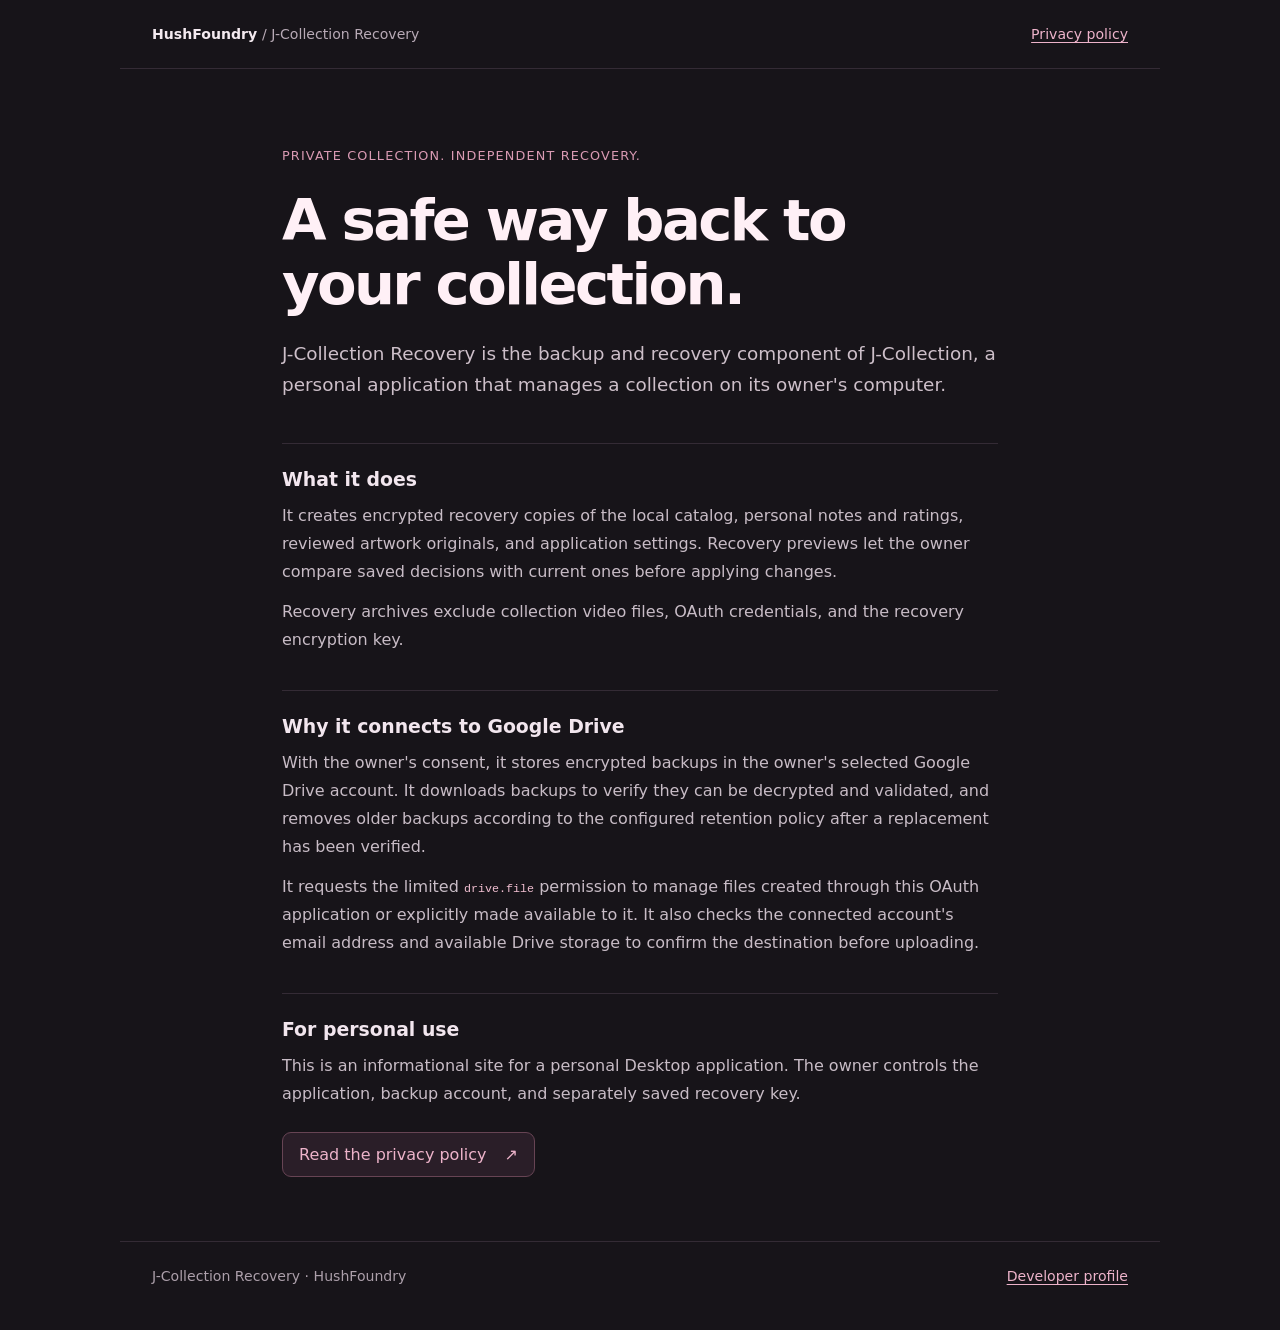
<file: index.html>
<!doctype html>
<html lang="en">
<head>
  <meta charset="utf-8">
  <meta name="viewport" content="width=device-width, initial-scale=1">
  <meta name="description" content="J-Collection Recovery — encrypted recovery for a private, locally managed collection.">
  <title>J-Collection Recovery · HushFoundry</title>
  <link rel="stylesheet" href="styles.css">
</head>
<body>
  <header><a class="brand" href="./">HushFoundry <span>/ J-Collection Recovery</span></a><nav aria-label="Main navigation"><a href="privacy.html">Privacy policy</a></nav></header>
  <main>
    <p class="eyebrow">Private collection. Independent recovery.</p>
    <h1>A safe way back to your collection.</h1>
    <p class="intro">J-Collection Recovery is the backup and recovery component of J-Collection, a personal application that manages a collection on its owner's computer.</p>
    <section aria-labelledby="purpose"><h2 id="purpose">What it does</h2><p>It creates encrypted recovery copies of the local catalog, personal notes and ratings, reviewed artwork originals, and application settings. Recovery previews let the owner compare saved decisions with current ones before applying changes.</p><p>Recovery archives exclude collection video files, OAuth credentials, and the recovery encryption key.</p></section>
    <section aria-labelledby="drive"><h2 id="drive">Why it connects to Google Drive</h2><p>With the owner's consent, it stores encrypted backups in the owner's selected Google Drive account. It downloads backups to verify they can be decrypted and validated, and removes older backups according to the configured retention policy after a replacement has been verified.</p><p>It requests the limited <code>drive.file</code> permission to manage files created through this OAuth application or explicitly made available to it. It also checks the connected account's email address and available Drive storage to confirm the destination before uploading.</p></section>
    <section aria-labelledby="personal"><h2 id="personal">For personal use</h2><p>This is an informational site for a personal Desktop application. The owner controls the application, backup account, and separately saved recovery key.</p><a class="button" href="privacy.html">Read the privacy policy <span aria-hidden="true">↗</span></a></section>
  </main>
  <footer><span>J-Collection Recovery · HushFoundry</span><a href="https://github.com/hushfoundry">Developer profile</a></footer>
</body>
</html>
</file>
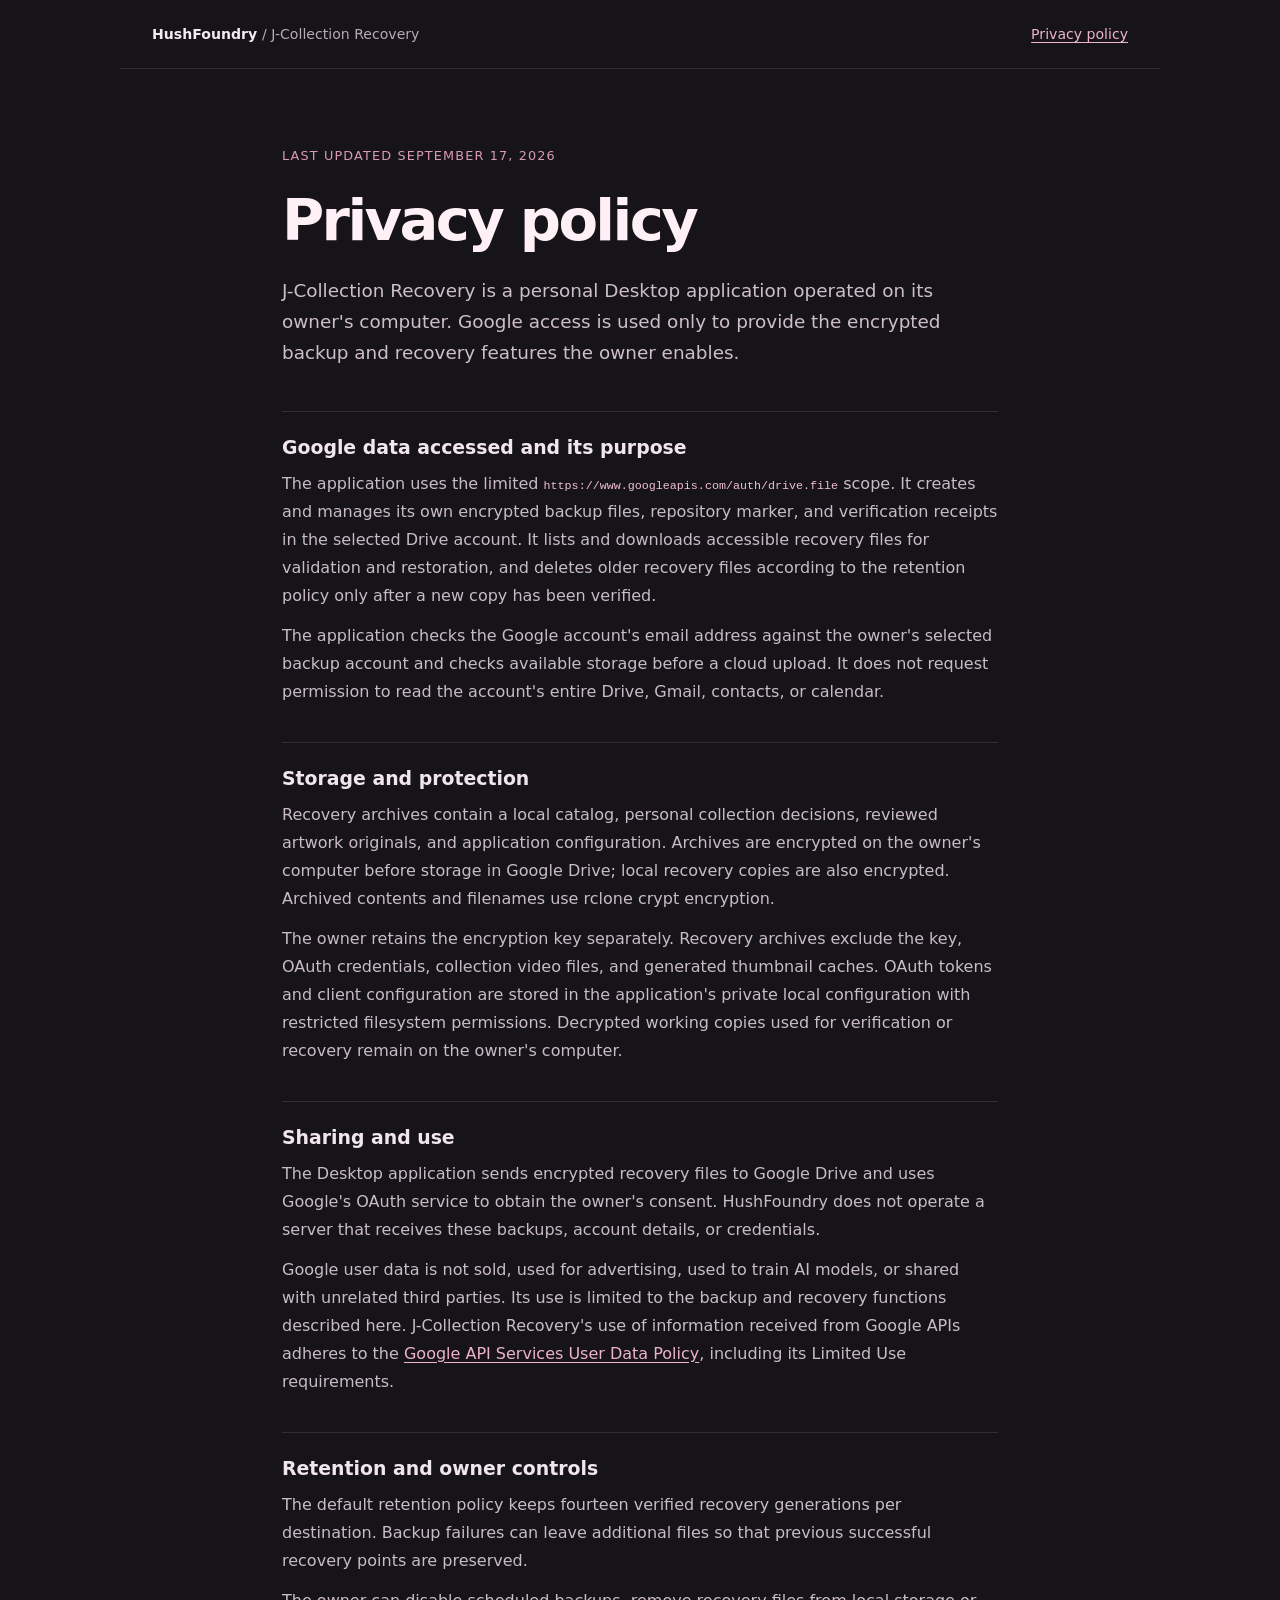
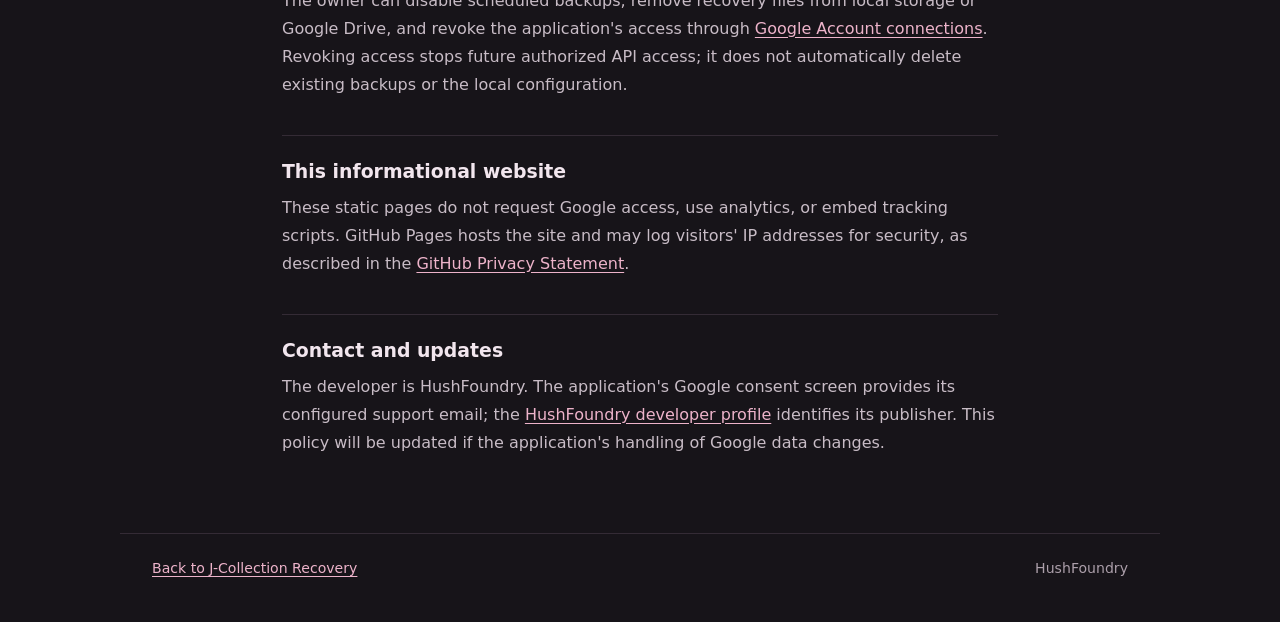
<file: privacy.html>
<!doctype html>
<html lang="en">
<head>
  <meta charset="utf-8">
  <meta name="viewport" content="width=device-width, initial-scale=1">
  <meta name="description" content="How J-Collection Recovery accesses, stores, and uses Google data for personal encrypted backups.">
  <title>Privacy policy · J-Collection Recovery</title>
  <link rel="stylesheet" href="styles.css">
</head>
<body>
  <header><a class="brand" href="./">HushFoundry <span>/ J-Collection Recovery</span></a><nav aria-label="Main navigation"><a href="privacy.html" aria-current="page">Privacy policy</a></nav></header>
  <main>
    <p class="eyebrow">Last updated September 17, 2026</p>
    <h1>Privacy policy</h1>
    <p class="intro">J-Collection Recovery is a personal Desktop application operated on its owner's computer. Google access is used only to provide the encrypted backup and recovery features the owner enables.</p>
    <section><h2>Google data accessed and its purpose</h2><p>The application uses the limited <code>https://www.googleapis.com/auth/drive.file</code> scope. It creates and manages its own encrypted backup files, repository marker, and verification receipts in the selected Drive account. It lists and downloads accessible recovery files for validation and restoration, and deletes older recovery files according to the retention policy only after a new copy has been verified.</p><p>The application checks the Google account's email address against the owner's selected backup account and checks available storage before a cloud upload. It does not request permission to read the account's entire Drive, Gmail, contacts, or calendar.</p></section>
    <section><h2>Storage and protection</h2><p>Recovery archives contain a local catalog, personal collection decisions, reviewed artwork originals, and application configuration. Archives are encrypted on the owner's computer before storage in Google Drive; local recovery copies are also encrypted. Archived contents and filenames use rclone crypt encryption.</p><p>The owner retains the encryption key separately. Recovery archives exclude the key, OAuth credentials, collection video files, and generated thumbnail caches. OAuth tokens and client configuration are stored in the application's private local configuration with restricted filesystem permissions. Decrypted working copies used for verification or recovery remain on the owner's computer.</p></section>
    <section><h2>Sharing and use</h2><p>The Desktop application sends encrypted recovery files to Google Drive and uses Google's OAuth service to obtain the owner's consent. HushFoundry does not operate a server that receives these backups, account details, or credentials.</p><p>Google user data is not sold, used for advertising, used to train AI models, or shared with unrelated third parties. Its use is limited to the backup and recovery functions described here. J-Collection Recovery's use of information received from Google APIs adheres to the <a href="https://developers.google.com/terms/api-services-user-data-policy">Google API Services User Data Policy</a>, including its Limited Use requirements.</p></section>
    <section><h2>Retention and owner controls</h2><p>The default retention policy keeps fourteen verified recovery generations per destination. Backup failures can leave additional files so that previous successful recovery points are preserved.</p><p>The owner can disable scheduled backups, remove recovery files from local storage or Google Drive, and revoke the application's access through <a href="https://myaccount.google.com/permissions">Google Account connections</a>. Revoking access stops future authorized API access; it does not automatically delete existing backups or the local configuration.</p></section>
    <section><h2>This informational website</h2><p>These static pages do not request Google access, use analytics, or embed tracking scripts. GitHub Pages hosts the site and may log visitors' IP addresses for security, as described in the <a href="https://docs.github.com/en/site-policy/privacy-policies/github-general-privacy-statement">GitHub Privacy Statement</a>.</p></section>
    <section><h2>Contact and updates</h2><p>The developer is HushFoundry. The application's Google consent screen provides its configured support email; the <a href="https://github.com/hushfoundry">HushFoundry developer profile</a> identifies its publisher. This policy will be updated if the application's handling of Google data changes.</p></section>
  </main>
  <footer><a href="./">Back to J-Collection Recovery</a><span>HushFoundry</span></footer>
</body>
</html>
</file>
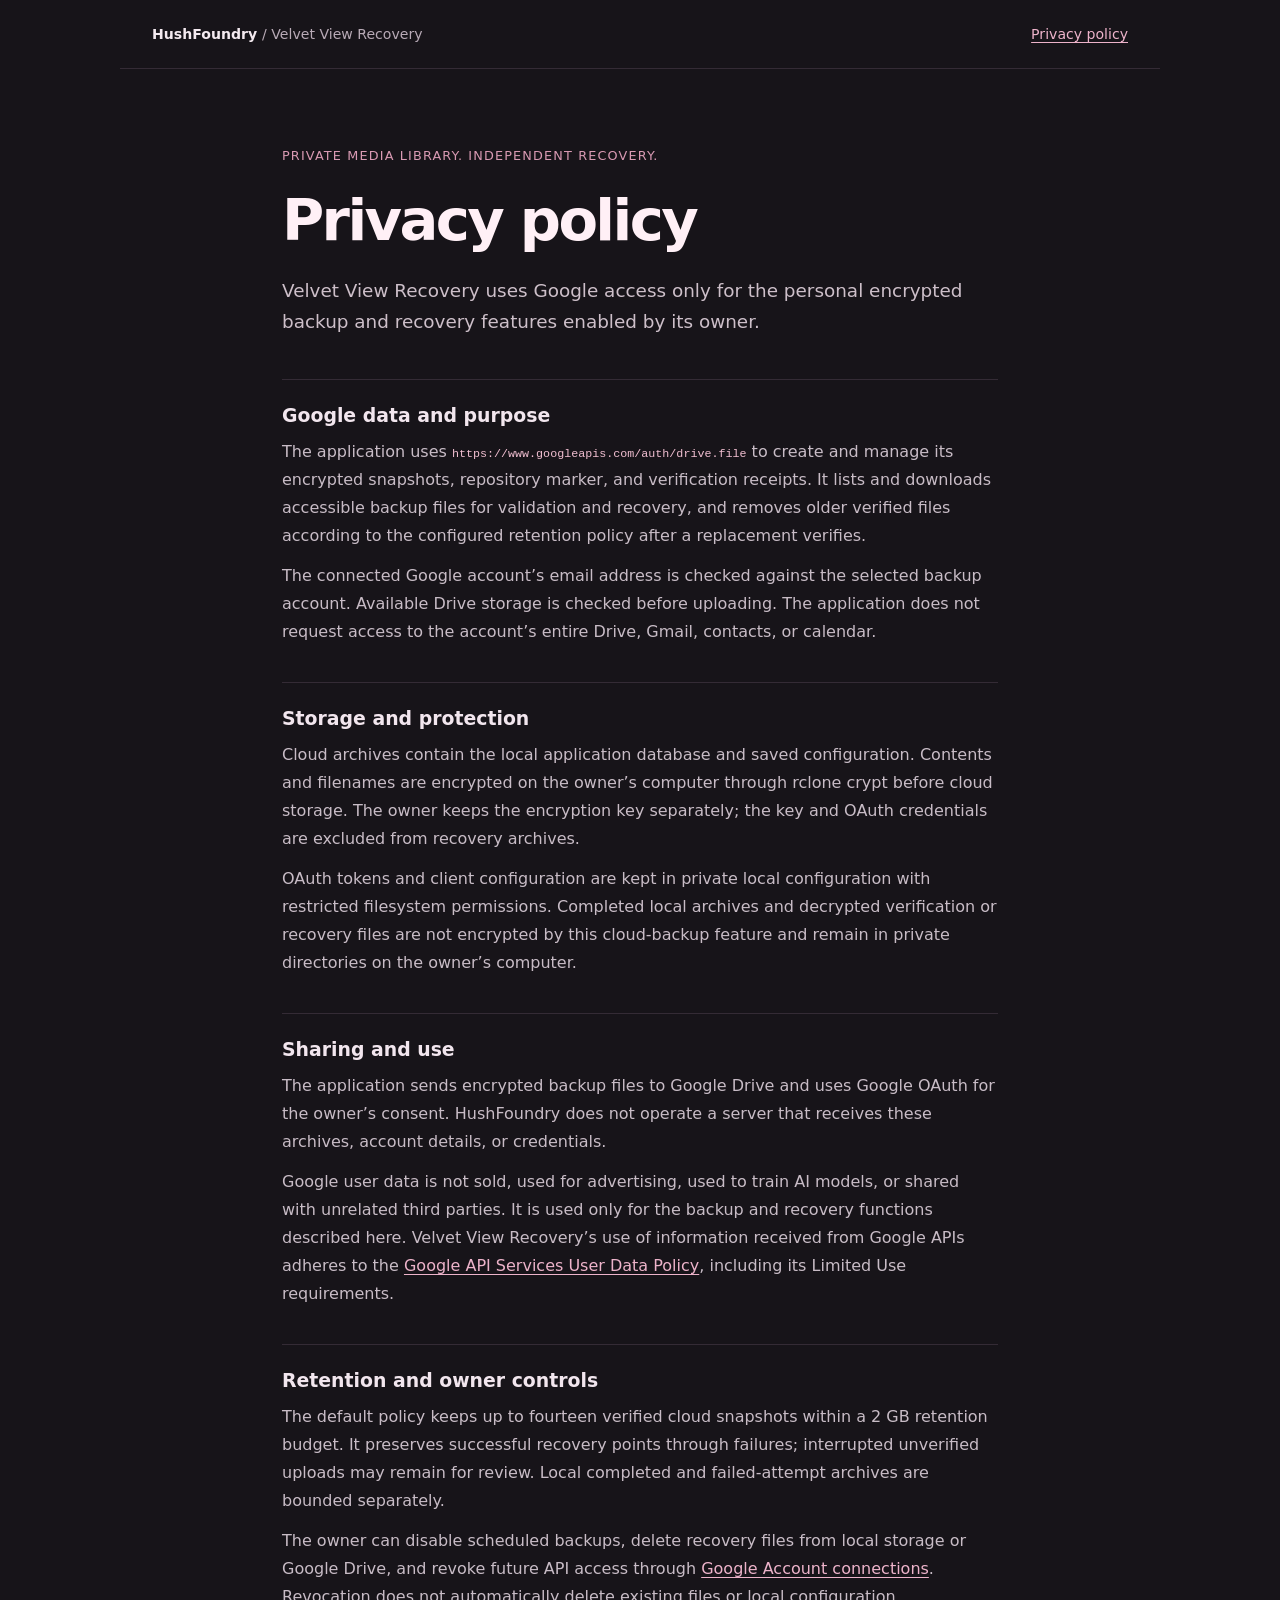
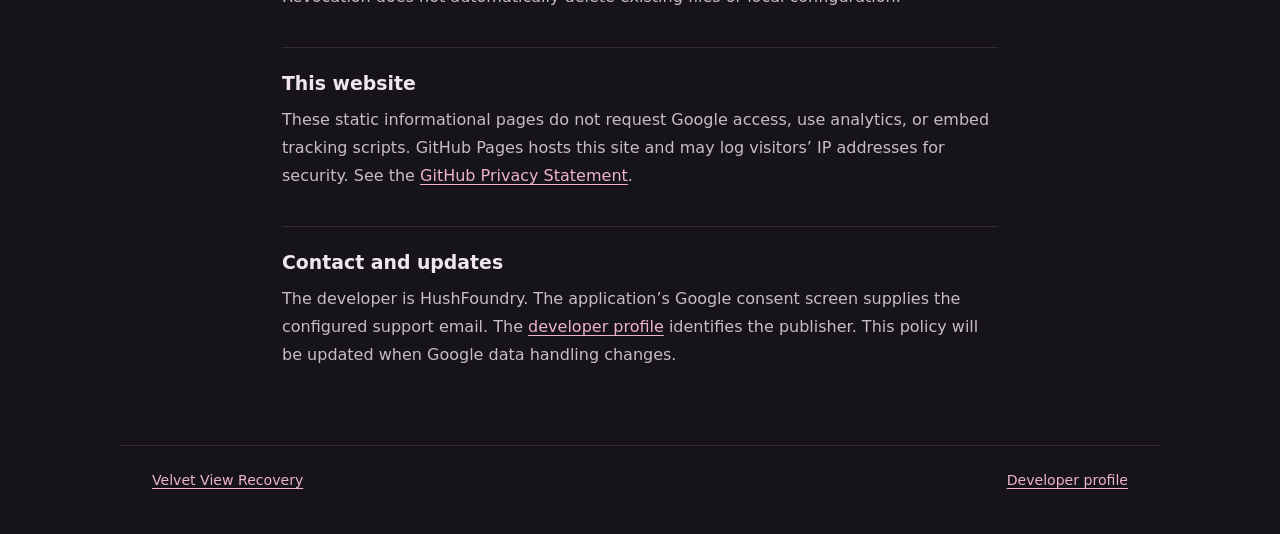
<file: velvet-view-privacy.html>
<!doctype html>
<html lang="en"><head><meta charset="utf-8"><meta name="viewport" content="width=device-width, initial-scale=1"><meta name="description" content="Velvet View Recovery: personal encrypted Google Drive backups and recovery."><title>Privacy policy · HushFoundry</title><link rel="stylesheet" href="styles.css"></head>
<body><header><a class="brand" href="velvet-view-recovery.html">HushFoundry <span>/ Velvet View Recovery</span></a><nav aria-label="Main navigation"><a href="velvet-view-privacy.html">Privacy policy</a></nav></header><main><p class="eyebrow">Private media library. Independent recovery.</p><h1>Privacy policy</h1><p class="intro">Velvet View Recovery uses Google access only for the personal encrypted backup and recovery features enabled by its owner.</p><section><h2>Google data and purpose</h2><p>The application uses <code>https://www.googleapis.com/auth/drive.file</code> to create and manage its encrypted snapshots, repository marker, and verification receipts. It lists and downloads accessible backup files for validation and recovery, and removes older verified files according to the configured retention policy after a replacement verifies.</p><p>The connected Google account’s email address is checked against the selected backup account. Available Drive storage is checked before uploading. The application does not request access to the account’s entire Drive, Gmail, contacts, or calendar.</p></section><section><h2>Storage and protection</h2><p>Cloud archives contain the local application database and saved configuration. Contents and filenames are encrypted on the owner’s computer through rclone crypt before cloud storage. The owner keeps the encryption key separately; the key and OAuth credentials are excluded from recovery archives.</p><p>OAuth tokens and client configuration are kept in private local configuration with restricted filesystem permissions. Completed local archives and decrypted verification or recovery files are not encrypted by this cloud-backup feature and remain in private directories on the owner’s computer.</p></section><section><h2>Sharing and use</h2><p>The application sends encrypted backup files to Google Drive and uses Google OAuth for the owner’s consent. HushFoundry does not operate a server that receives these archives, account details, or credentials.</p><p>Google user data is not sold, used for advertising, used to train AI models, or shared with unrelated third parties. It is used only for the backup and recovery functions described here. Velvet View Recovery’s use of information received from Google APIs adheres to the <a href="https://developers.google.com/terms/api-services-user-data-policy">Google API Services User Data Policy</a>, including its Limited Use requirements.</p></section><section><h2>Retention and owner controls</h2><p>The default policy keeps up to fourteen verified cloud snapshots within a 2 GB retention budget. It preserves successful recovery points through failures; interrupted unverified uploads may remain for review. Local completed and failed-attempt archives are bounded separately.</p><p>The owner can disable scheduled backups, delete recovery files from local storage or Google Drive, and revoke future API access through <a href="https://myaccount.google.com/permissions">Google Account connections</a>. Revocation does not automatically delete existing files or local configuration.</p></section><section><h2>This website</h2><p>These static informational pages do not request Google access, use analytics, or embed tracking scripts. GitHub Pages hosts this site and may log visitors’ IP addresses for security. See the <a href="https://docs.github.com/en/site-policy/privacy-policies/github-general-privacy-statement">GitHub Privacy Statement</a>.</p></section><section><h2>Contact and updates</h2><p>The developer is HushFoundry. The application’s Google consent screen supplies the configured support email. The <a href="https://github.com/hushfoundry">developer profile</a> identifies the publisher. This policy will be updated when Google data handling changes.</p></section></main><footer><a href="velvet-view-recovery.html">Velvet View Recovery</a><a href="https://github.com/hushfoundry">Developer profile</a></footer></body></html>
</file>
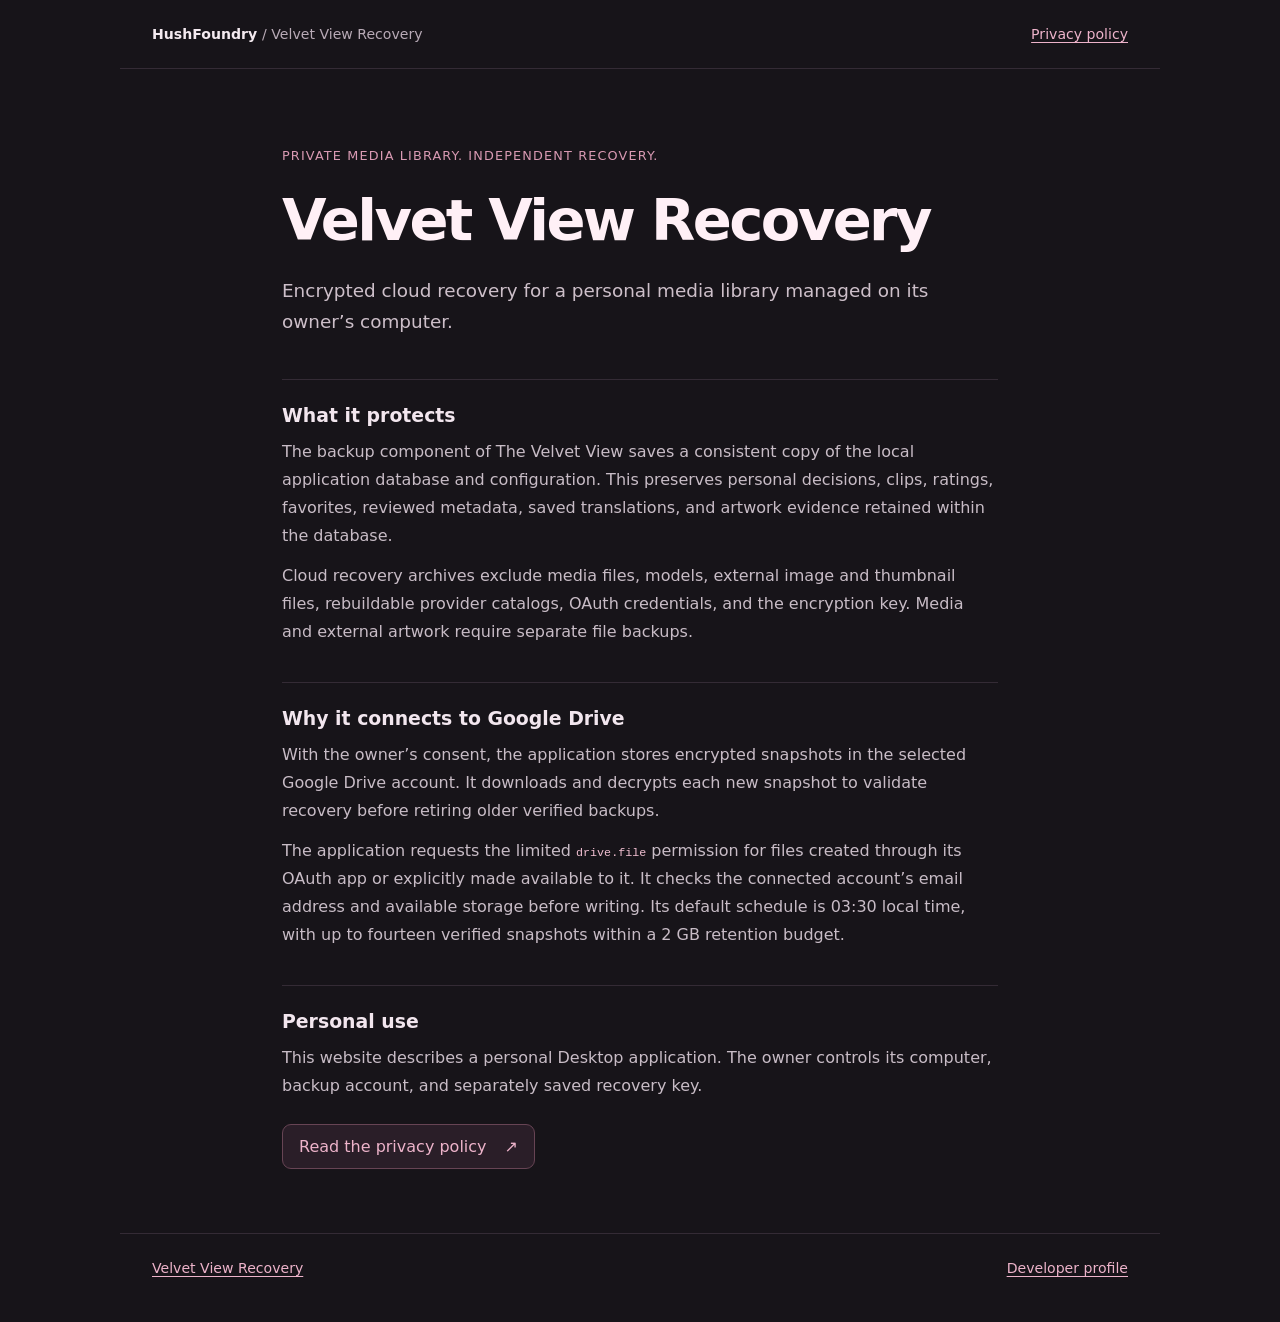
<file: velvet-view-recovery.html>
<!doctype html>
<html lang="en"><head><meta charset="utf-8"><meta name="viewport" content="width=device-width, initial-scale=1"><meta name="description" content="Velvet View Recovery: personal encrypted Google Drive backups and recovery."><title>Velvet View Recovery · HushFoundry</title><link rel="stylesheet" href="styles.css"></head>
<body><header><a class="brand" href="velvet-view-recovery.html">HushFoundry <span>/ Velvet View Recovery</span></a><nav aria-label="Main navigation"><a href="velvet-view-privacy.html">Privacy policy</a></nav></header><main><p class="eyebrow">Private media library. Independent recovery.</p><h1>Velvet View Recovery</h1><p class="intro">Encrypted cloud recovery for a personal media library managed on its owner’s computer.</p><section><h2>What it protects</h2><p>The backup component of The Velvet View saves a consistent copy of the local application database and configuration. This preserves personal decisions, clips, ratings, favorites, reviewed metadata, saved translations, and artwork evidence retained within the database.</p><p>Cloud recovery archives exclude media files, models, external image and thumbnail files, rebuildable provider catalogs, OAuth credentials, and the encryption key. Media and external artwork require separate file backups.</p></section><section><h2>Why it connects to Google Drive</h2><p>With the owner’s consent, the application stores encrypted snapshots in the selected Google Drive account. It downloads and decrypts each new snapshot to validate recovery before retiring older verified backups.</p><p>The application requests the limited <code>drive.file</code> permission for files created through its OAuth app or explicitly made available to it. It checks the connected account’s email address and available storage before writing. Its default schedule is 03:30 local time, with up to fourteen verified snapshots within a 2 GB retention budget.</p></section><section><h2>Personal use</h2><p>This website describes a personal Desktop application. The owner controls its computer, backup account, and separately saved recovery key.</p><a class="button" href="velvet-view-privacy.html">Read the privacy policy <span aria-hidden="true">↗</span></a></section></main><footer><a href="velvet-view-recovery.html">Velvet View Recovery</a><a href="https://github.com/hushfoundry">Developer profile</a></footer></body></html>
</file>
<file: styles.css>
:root { color-scheme: dark; font-family: system-ui, -apple-system, BlinkMacSystemFont, "Segoe UI", sans-serif; background: #171419; color: #e7dfe5; }
* { box-sizing: border-box; }
body { margin: 0; }
a { color: #edb3ca; text-underline-offset: .2em; }
a:hover { color: #ffe1ec; }
a:focus-visible { outline: 2px solid #edb3ca; outline-offset: 5px; border-radius: 3px; }
header, footer { max-width: 1040px; margin: auto; padding: 26px 32px; display: flex; gap: 20px; justify-content: space-between; align-items: center; font-size: .88rem; }
header { border-bottom: 1px solid #342b35; }
.brand { color: #f4eaf0; font-weight: 650; text-decoration: none; }
.brand span { color: #b8aab6; font-weight: 400; }
main { max-width: 780px; margin: auto; padding: 64px 32px 40px; }
.eyebrow { color: #d99ab3; font-size: .8rem; letter-spacing: .09em; text-transform: uppercase; }
h1 { color: #fff0f6; font-size: clamp(2.1rem, 6vw, 3.6rem); line-height: 1.1; letter-spacing: -.045em; margin: 22px 0; font-weight: 650; }
.intro { font-size: 1.15rem; color: #cdbfc9; line-height: 1.7; margin-bottom: 42px; }
section { border-top: 1px solid #342b35; padding: 24px 0; }
h2 { font-size: 1.18rem; font-weight: 600; color: #f2e6ee; margin: 0 0 12px; }
p { line-height: 1.75; color: #c8bcc6; margin: 12px 0; }
code { overflow-wrap: anywhere; font-size: .9em; color: #f1bfd1; }
.button { display: inline-flex; gap: 18px; padding: 12px 16px; border: 1px solid #674454; border-radius: 9px; text-decoration: none; margin-top: 12px; background: #2a1e28; }
footer { border-top: 1px solid #342b35; color: #ac9faa; margin-bottom: 20px; }
@media (max-width: 580px) { header, footer { padding: 22px; flex-direction: column; align-items: flex-start; gap: 12px; } .brand span { display: block; margin-top: 6px; } main { padding: 40px 22px 28px; } }
</file>
